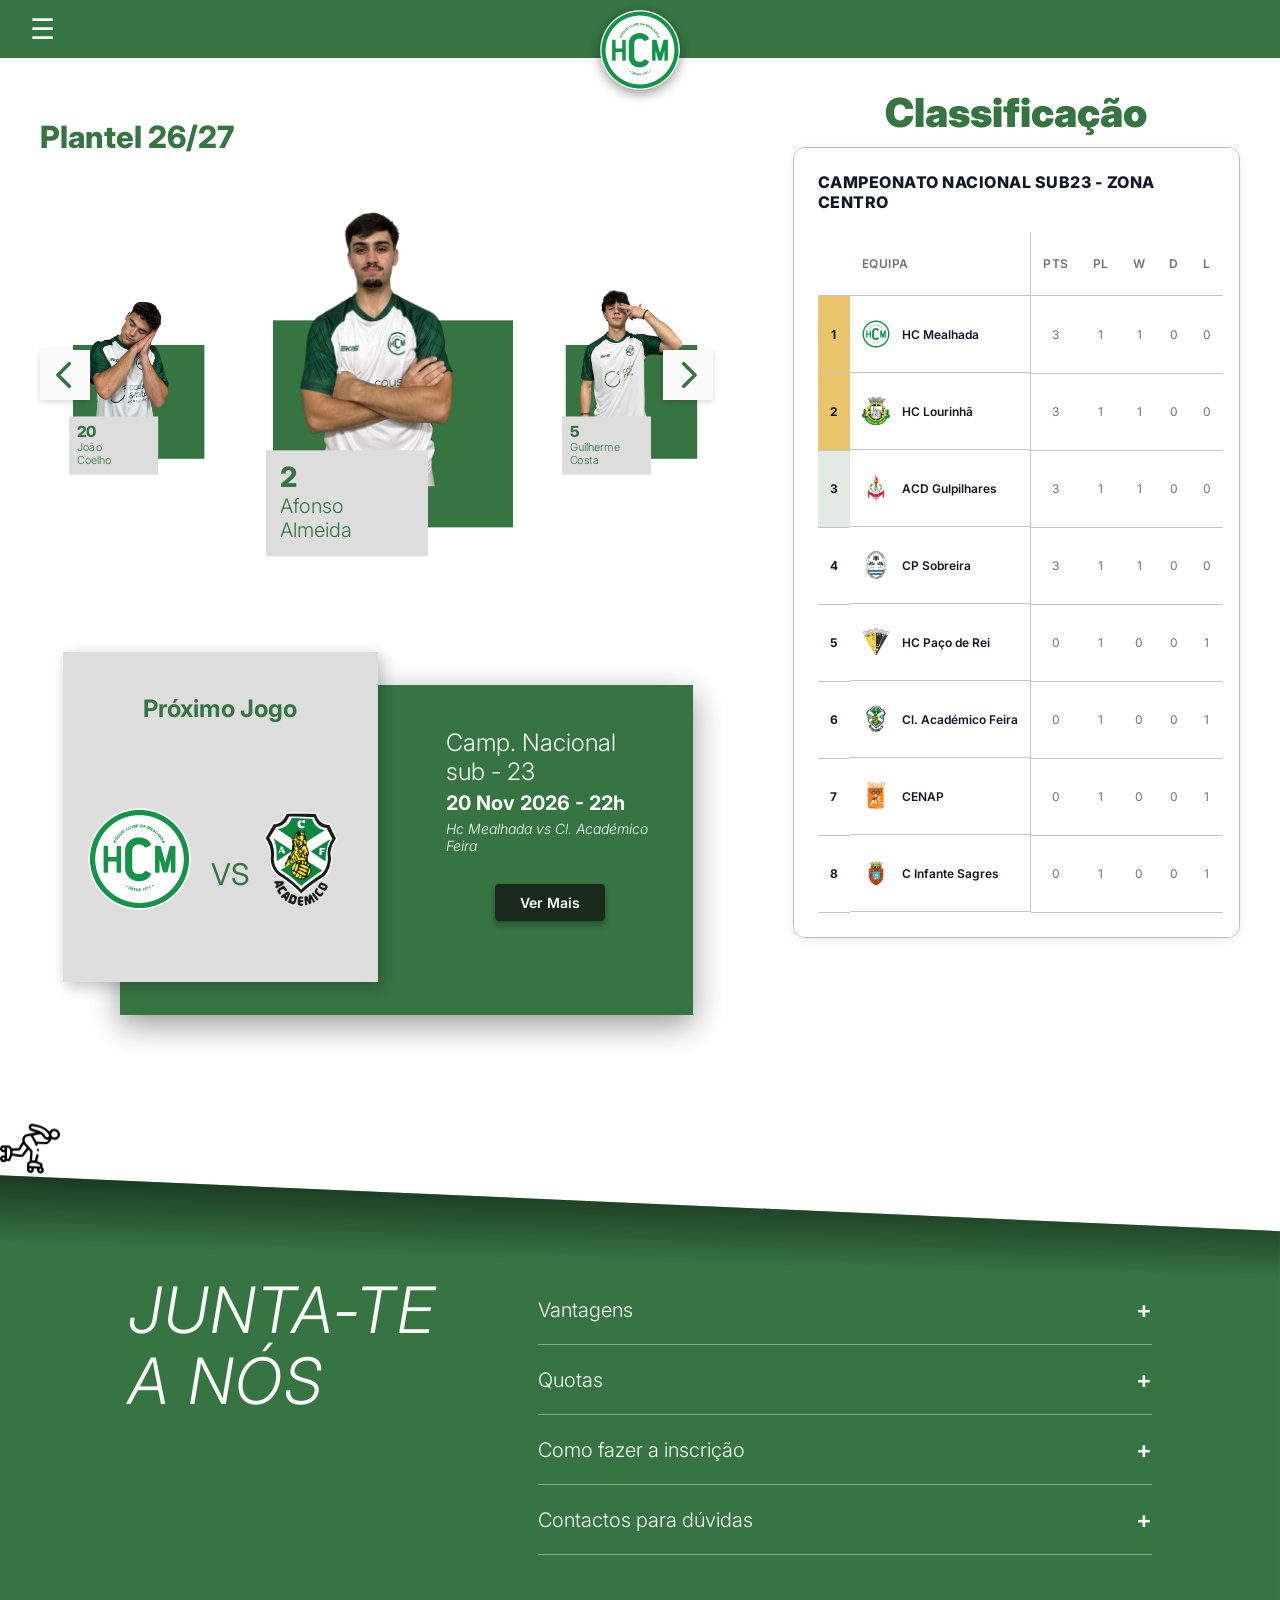
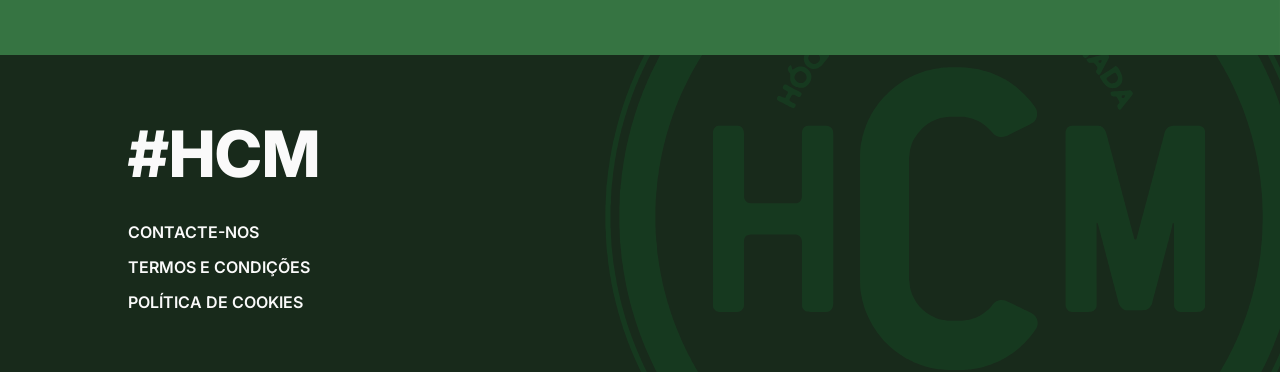
<file: index.html>
<!DOCTYPE html>
<html lang="pt-PT">
<head>
  <meta charset="UTF-8">
  <meta name="viewport" content="width=device-width, initial-scale=1.0">
  <title>HC Mealhada - Home</title>
  <link rel="preconnect" href="https://fonts.googleapis.com">
  <link rel="preconnect" href="https://fonts.gstatic.com" crossorigin>
  <link href="https://fonts.googleapis.com/css2?family=Inter:ital,wght@0,300;0,400;0,600;0,700;0,800&display=swap" rel="stylesheet">
  <link rel="stylesheet" href="css/general.css">
  <link rel="stylesheet" href="css/header.css">
  <link rel="stylesheet" href="css/footer.css">
  <link rel="stylesheet" href="css/home.css">
</head>
<body>

  <header>
    <button class="menu-icon" aria-expanded="false" aria-controls="side-menu">&#9776;</button>
    <a href="index.html"><img src="images/logo-hcm-white.svg" alt="HC Mealhada logo" class="club-logo"></a>
  </header>
  <nav class="side-menu" id="side-menu" aria-hidden="true">
    <div class="side-menu-top">
      <a href="index.html"><img src="images/logo-hcm-white.svg" alt="HC Mealhada logo" class="side-menu-logo"></a>
      <button class="side-menu-close">
        Fechar <span aria-hidden="true">&#10005;</span>
      </button>
    </div>
    <ul class="side-menu-links">
      <li>
        <a href="index.html">Página Principal <svg viewBox="0 0 24 24" aria-hidden="true"><polyline points="9 6 15 12 9 18"></polyline></svg>
        </a>
      </li>
      <li>
        <a href="games.html">Resultados e Jogos <svg viewBox="0 0 24 24" aria-hidden="true"><polyline points="9 6 15 12 9 18"></polyline></svg>
        </a>
      </li>
      <li>
        <a href="pageApi.html">Cão do Dia <svg viewBox="0 0 24 24" aria-hidden="true"><polyline points="9 6 15 12 9 18"></polyline></svg>
        </a>
      </li>
    </ul>
  </nav>

  <main class="main-container">
    <section id="squad-container">
      <h1>Plantel 26/27</h1>

      <div class="carousel">
        <button class="carousel-btn prev">
          <svg viewBox="0 0 24 24" aria-hidden="true"><polyline points="15 4 7 12 15 20"></polyline></svg>
        </button>

        <ul class="carousel-track">
          <li class="player-card">
            <div class="player-photo">
              <img src="images/squad/Coelho.webp" alt="João Coelho" class="photo-main">
              <img src="images/squad/CoelhoS2.webp" alt="" class="photo-alt">
            </div>
            <div class="player-info">
              <span class="player-number">20</span>
              <p class="player-name">João <br>Coelho</p>
            </div>
          </li>
          <li class="player-card">
            <div class="player-photo">
              <img src="images/squad/Afonso.webp" alt="Afonso Almeida" class="photo-main">
              <img src="images/squad/AfonsoS2.webp" alt="" class="photo-alt">
            </div>
            <div class="player-info">
              <span class="player-number">2</span>
              <p class="player-name">Afonso <br>Almeida</p>
            </div>
          </li>
          <li class="player-card">
            <div class="player-photo">
              <img src="images/squad/Guilherme.webp" alt="Guilherme" class="photo-main">
              <img src="images/squad/GuilhermeS2.webp" alt="" class="photo-alt">
            </div>
            <div class="player-info">
              <span class="player-number">5</span>
              <p class="player-name">Guilherme <br>Costa </p>
            </div>
          </li>
          <li class="player-card">
            <div class="player-photo">
              <img src="images/squad/Loureiro.webp" alt="Loureiro" class="photo-main">
              <img src="images/squad/LoureiroS2.webp" alt="" class="photo-alt">
            </div>
            <div class="player-info">
              <span class="player-number">1</span>
              <p class="player-name">Henrique <br>Loureiro</p>
            </div>
          </li>
          <li class="player-card">
            <div class="player-photo">
              <img src="images/squad/Lucas.webp" alt="Lucas" class="photo-main">
              <img src="images/squad/LucasS2.webp" alt="" class="photo-alt">
            </div>
            <div class="player-info">
              <span class="player-number">78</span>
              <p class="player-name">Lucas <br>Pedro</p>
            </div>
          </li>
          <li class="player-card">
            <div class="player-photo">
              <img src="images/squad/Martim.webp" alt="Martim" class="photo-main">
              <img src="images/squad/MartimS2.webp" alt="" class="photo-alt">
            </div>
            <div class="player-info">
              <span class="player-number">12</span>
              <p class="player-name">Martim <br>Faria</p>
            </div>
          </li>
          <li class="player-card">
            <div class="player-photo">
              <img src="images/squad/Matias.webp" alt="Matias" class="photo-main">
              <img src="images/squad/MatiasS2.webp" alt="" class="photo-alt">
            </div>
            <div class="player-info">
              <span class="player-number">3</span>
              <p class="player-name">Tomás <br>Matias</p>
            </div>
          </li>
          <li class="player-card">
            <div class="player-photo">
              <img src="images/squad/Ribeiro.webp" alt="Ribeiro" class="photo-main">
              <img src="images/squad/RibeiroS2.webp" alt="" class="photo-alt">
            </div>
            <div class="player-info">
              <span class="player-number">10</span>
              <p class="player-name">Tomás<br>Ribeiro</p>
            </div>
          </li>
          <li class="player-card">
            <div class="player-photo">
              <img src="images/squad/Selas.webp" alt="Selas" class="photo-main">
              <img src="images/squad/SelasS2.webp" alt="" class="photo-alt">
            </div>
            <div class="player-info">
              <span class="player-number">4</span>
              <p class="player-name">Henrique <br>Selas</p>
            </div>
          </li>
        </ul>

        <button class="carousel-btn next">
          <svg viewBox="0 0 24 24" aria-hidden="true"><polyline points="9 4 17 12 9 20"></polyline></svg>
        </button>
      </div>
    </section>
    <section id="nxtMatch-container">
      <div class="games-container">
          <h1>Próximo Jogo</h1>
          <div class="teams-wrapper">
          <img src="images/logo-hcm-white.svg" alt="HC Mealhada logo" class="gamelogos">
          <p>VS</p>
          <img src="images/opponents/feira.webp" alt="Cl. Académico logo" class="gamelogos">
        </div>
      </div>
      <div class="infoGames-container">
        <p>Camp. Nacional sub - 23</p>
        <p>20 Nov 2026 -  22h</p>
        <p>Hc Mealhada vs Cl. Académico Feira</p>
        <a href="games.html" class="btn">Ver Mais</a>
      </div>
    </section>
    <section id="stands-container">
      <h1>Classificação</h1>
      <div class="standings-container">
      <h3>Campeonato Nacional Sub23 - Zona Centro</h3>
      <table>
        <thead>
          <tr>
            <th></th>
            <th>EQUIPA</th>
            <th>PTS</th>
            <th>PL</th>
            <th>W</th>
            <th>D</th>
            <th>L</th>
          </tr>
        </thead>
        <tbody>
          <tr class="highlight-gold">
            <td class="position">1</td>
            <td class="team-info">
              <img src="images/logo-hcm-white.svg" alt="HC Mealhada logo">
              <span>HC Mealhada</span>
            </td>
            <td>3</td>
            <td>1</td>
            <td>1</td>
            <td>0</td>
            <td>0</td>
          </tr>
          <tr class="highlight-gold">
            <td class="position">2</td>
            <td class="team-info">
              <img src="images/opponents/lorinha.webp" alt="HC Lourinhã logo">
              <span>HC Lourinhã</span>
            </td>
            <td>3</td>
            <td>1</td>
            <td>1</td>
            <td>0</td>
            <td>0</td>
          </tr>
          <tr class="highlight-green">
            <td class="position">3</td>
            <td class="team-info">
              <img src="images/opponents/gulpilhares.webp" alt="ACD Gulpilhares logo">
              <span>ACD Gulpilhares</span>
            </td>
            <td>3</td>
            <td>1</td>
            <td>1</td>
            <td>0</td>
            <td>0</td>
          </tr>
          <tr>
            <td class="position">4</td>
            <td class="team-info">
              <img src="images/opponents/cp_sobreira_300.webp" alt="CP Sobreira logo">
              <span>CP Sobreira</span>
            </td>
            <td>3</td>
            <td>1</td>
            <td>1</td>
            <td>0</td>
            <td>0</td>
          </tr>
          <tr>
            <td class="position">5</td>
            <td class="team-info">
              <img src="images/opponents/hc_paco_de_rei_300.webp" alt="HC Paço de Arcos logo">
              <span>HC Paço de Rei</span>
            </td>
            <td>0</td>
            <td>1</td>
            <td>0</td>
            <td>0</td>
            <td>1</td>
          </tr>
          <tr>
            <td class="position">6</td>
            <td class="team-info">
              <img src="images/opponents/feira.webp" alt="Cl. Académico logo">
              <span>Cl. Académico Feira</span>
            </td>
            <td>0</td>
            <td>1</td>
            <td>0</td>
            <td>0</td>
            <td>1</td>
          </tr>
          <tr>
            <td class="position">7</td>
            <td class="team-info">
              <img src="images/opponents/cenap.webp" alt="CENAP logo">
              <span>CENAP</span>
            </td>
            <td>0</td>
            <td>1</td>
            <td>0</td>
            <td>0</td>
            <td>1</td>
          </tr>
          <tr>
            <td class="position">8</td>
            <td class="team-info">
              <img src="images/opponents/infante.webp" alt="C Infante Sagres logo">
              <span>C Infante Sagres</span>
            </td>
            <td>0</td>
            <td>1</td>
            <td>0</td>
            <td>0</td>
            <td>1</td>
          </tr>
        </tbody>
      </table>
    </div>
    </section>
    <section id="skate-container">
      <img src="images/icons/skates.svg" alt="Skater" id="skater-icon">
    </section>
    <section id="joinUs-container">
      <h2>JUNTA-TE <span class="break-text">A NÓS</span></h2> 
      <div class="join-options">
        <h3>Vantagens</h3>
        <p id="advantages-text" >Fazer parte do Hóquei Clube da Mealhada é integrar uma grande família unida pela paixão do hóquei em patins. Beneficia de uma formação desportiva de excelência, acompanhamento técnico especializado e de um espírito de equipa único que promove um estilo de vida saudável, a entreajuda e o amor pela modalidade.</p>
        <h3>Quotas</h3>
        <p id="quotas-text" >As quotas de sócio e atleta asseguram a sustentabilidade do clube e o desenvolvimento das nossas equipas. Contribuem diretamente para a manutenção das infraestruturas, aquisição de equipamento de proteção e apoio logístico nas deslocações para os jogos do campeonato.</p>
        <h3>Como fazer a inscrição</h3>
        <p id="regist-text" >Para efetuar a tua inscrição no clube, deves preencher a ficha de registo online ou descarregá-la para entregar presencialmente na secretaria. Junta os documentos necessários, como o exame médico desportivo e uma fotografia, e junta-te a nós.</p>
        <h3>Contactos para dúvidas</h3>
        <p id="contacts-text" >Tens alguma dúvida sobre os horários dos treinos, equipamentos ou processos de inscrição? Podes entrar em contacto connosco por: Telm: +351 912 345 678 Email: geral@hcmealhada.pt QEstamos sempre disponíveis para ajudar e esclarecer todas as tuas questões!</p>
      </div>
    </section>
  </main>

  <footer>
  <div class="footer-content">
    <div class="footer-brand">#HCM</div>
    <ul class="footer-links">
      <li><a href="#">CONTACTE-NOS</a></li>
      <li><a href="#">TERMOS E CONDIÇÕES</a></li>
      <li><a href="#">POLÍTICA DE COOKIES</a></li>
    </ul>
  </div>
  <img src="images/logo-hcm.svg" alt="HC Mealhada logo" class="club-logo">
</footer>

  <script src="js/main.js"></script>
  <script src="js/home.js"></script>
</body>
</html>
</file>
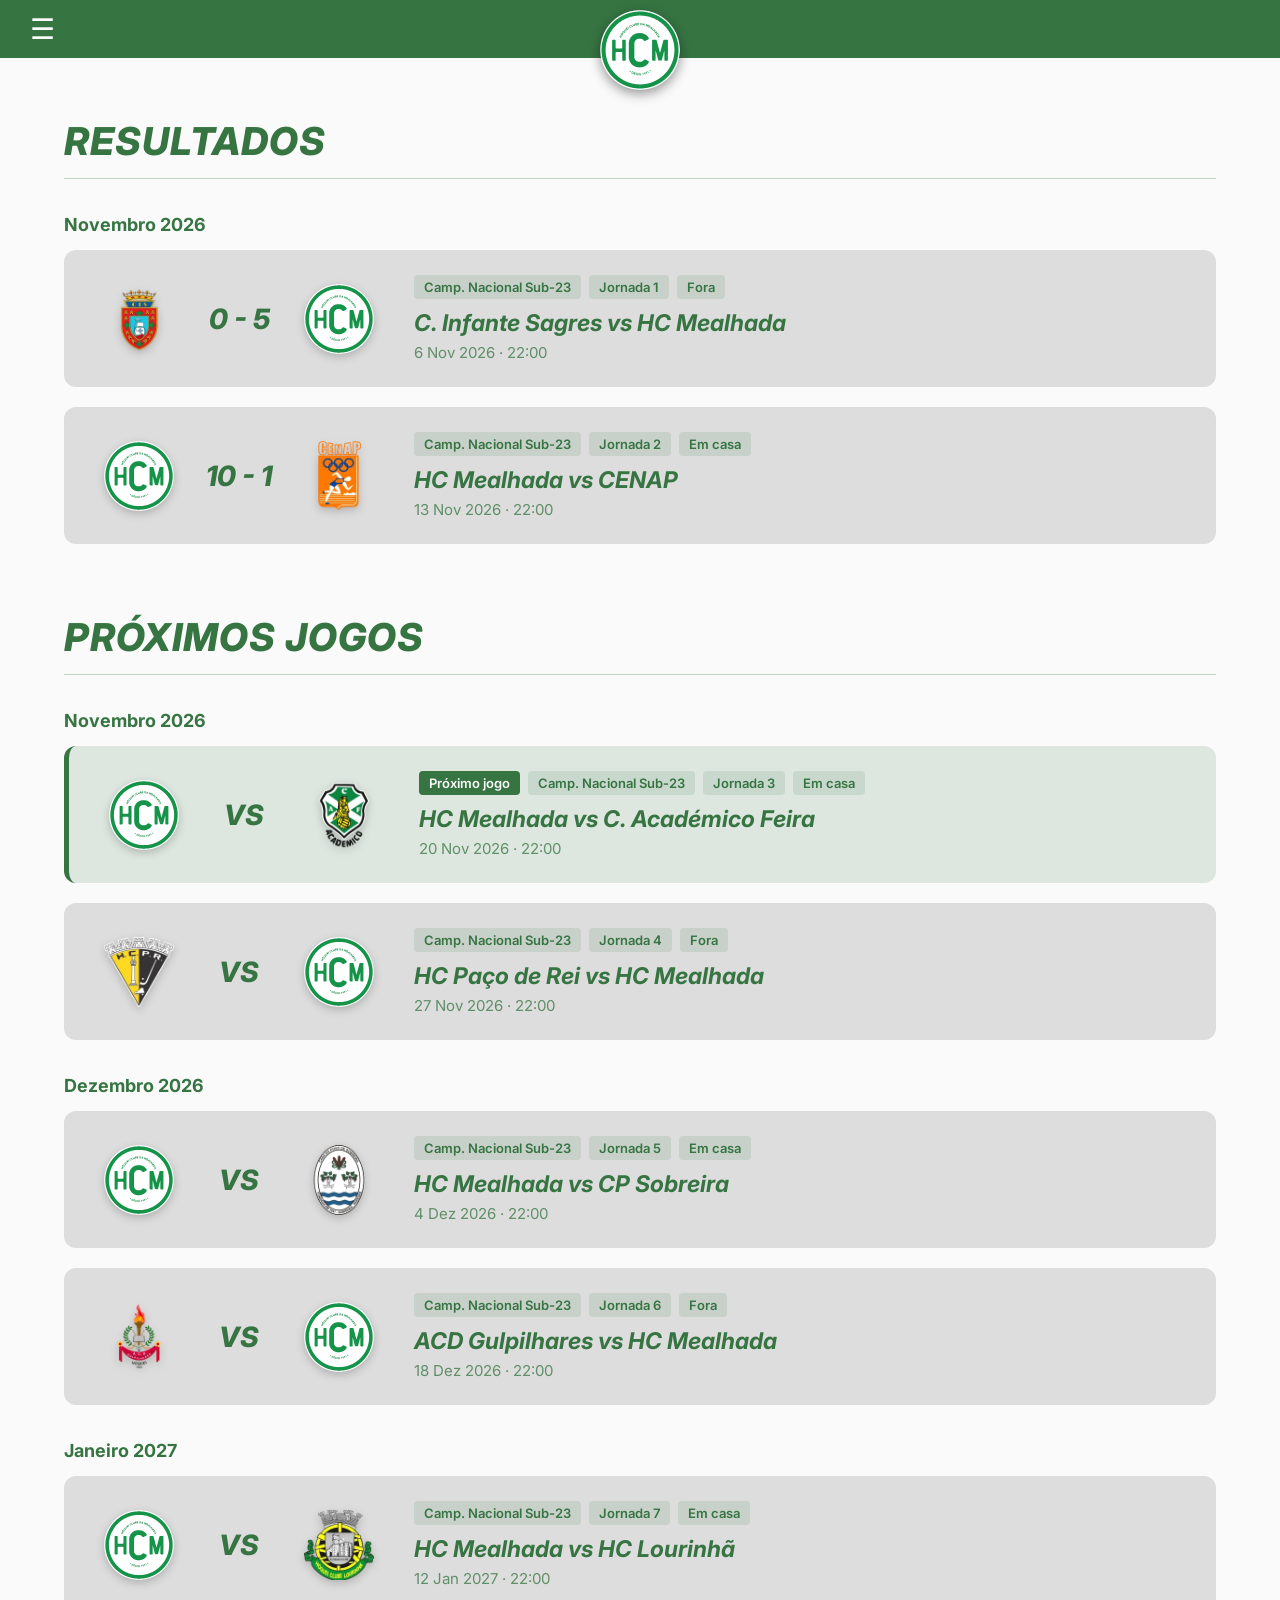
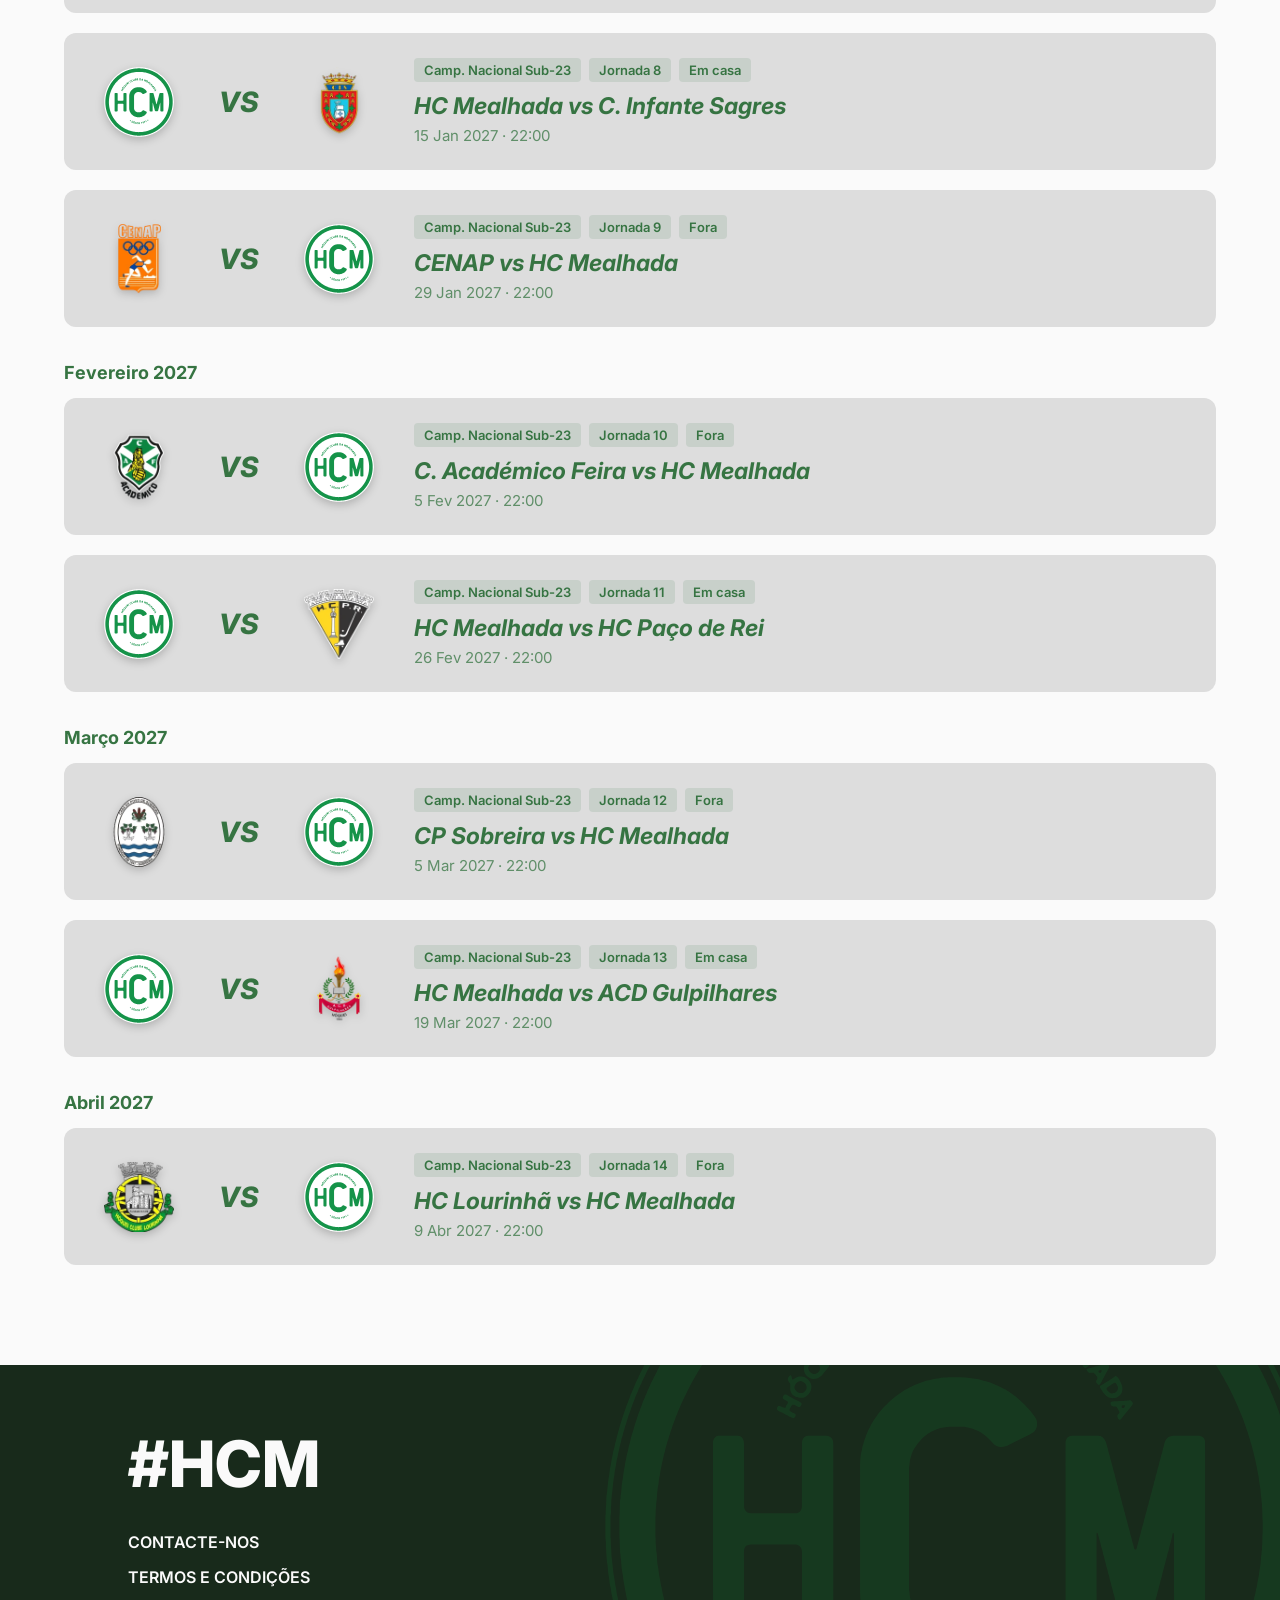
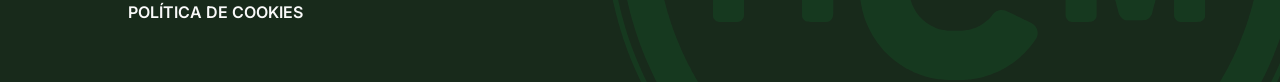
<file: games.html>
<!DOCTYPE html>
<html lang="en">
<head>
  <meta charset="UTF-8">
  <meta name="viewport" content="width=device-width, initial-scale=1.0">
  <title>HC Mealhada - Games</title>
  <link rel="preconnect" href="https://fonts.googleapis.com">
  <link rel="preconnect" href="https://fonts.gstatic.com" crossorigin>
  <link href="https://fonts.googleapis.com/css2?family=Inter:ital,wght@0,300;0,400;0,600;0,700;0,800&display=swap" rel="stylesheet">
  <link rel="stylesheet" href="css/general.css">
  <link rel="stylesheet" href="css/header.css">
  <link rel="stylesheet" href="css/footer.css">
  <link rel="stylesheet" href="css/games.css">
</head>
<body>

  <header>
    <button class="menu-icon" aria-expanded="false" aria-controls="side-menu">&#9776;</button>
    <a href="index.html"><img src="images/logo-hcm-white.svg" alt="HC Mealhada logo" class="club-logo"></a>
  </header>
  <nav class="side-menu" id="side-menu" aria-hidden="true">
    <div class="side-menu-top">
      <a href="index.html"><img src="images/logo-hcm-white.svg" alt="HC Mealhada logo" class="side-menu-logo"></a>
      <button class="side-menu-close">
        Fechar <span aria-hidden="true">&#10005;</span>
      </button>
    </div>
    <ul class="side-menu-links">
      <li>
        <a href="index.html">Página Principal <svg viewBox="0 0 24 24" aria-hidden="true"><polyline points="9 6 15 12 9 18"></polyline></svg>
        </a>
      </li>
      <li>
        <a href="games.html">Resultados e Jogos <svg viewBox="0 0 24 24" aria-hidden="true"><polyline points="9 6 15 12 9 18"></polyline></svg>
        </a>
      </li>
      <li>
        <a href="pageApi.html">Cão do Dia <svg viewBox="0 0 24 24" aria-hidden="true"><polyline points="9 6 15 12 9 18"></polyline></svg>
        </a>
      </li>
    </ul>
  </nav>

  <main class="games-page">

    <section class="games-section">
      <h2 class="games-title">Resultados</h2>

      <h3 class="games-month">Novembro 2026</h3>

      <article class="game-card">
        <div class="game-teams">
          <img src="images/opponents/infante.webp" alt="C. Infante Sagres logo">
          <span class="game-score">0 - 5</span>
          <img src="images/logo-hcm-white.svg" alt="HC Mealhada logo">
        </div>
        <div class="game-info">
          <div class="game-tags">
            <span class="tag">Camp. Nacional Sub-23</span>
            <span class="tag">Jornada 1</span>
            <span class="tag">Fora</span>
          </div>
          <h4>C. Infante Sagres vs HC Mealhada</h4>
          <p class="game-date"><time datetime="2026-11-06T22:00">6 Nov 2026 · 22:00</time></p>
        </div>
      </article>

      <article class="game-card">
        <div class="game-teams">
          <img src="images/logo-hcm-white.svg" alt="HC Mealhada logo">
          <span class="game-score">10 - 1</span>
          <img src="images/opponents/cenap.webp" alt="CENAP logo">
        </div>
        <div class="game-info">
          <div class="game-tags">
            <span class="tag">Camp. Nacional Sub-23</span>
            <span class="tag">Jornada 2</span>
            <span class="tag">Em casa</span>
          </div>
          <h4>HC Mealhada vs CENAP</h4>
          <p class="game-date"><time datetime="2026-11-13T22:00">13 Nov 2026 · 22:00</time></p>
        </div>
      </article>
    </section>

    <section class="games-section">
      <h2 class="games-title">Próximos Jogos</h2>

      <h3 class="games-month">Novembro 2026</h3>

      <article class="game-card next-game">
        <div class="game-teams">
          <img src="images/logo-hcm-white.svg" alt="HC Mealhada logo">
          <span class="game-vs">VS</span>
          <img src="images/opponents/feira.webp" alt="C. Académico Feira logo">
        </div>
        <div class="game-info">
          <div class="game-tags">
            <span class="tag tag-highlight">Próximo jogo</span>
            <span class="tag">Camp. Nacional Sub-23</span>
            <span class="tag">Jornada 3</span>
            <span class="tag">Em casa</span>
          </div>
          <h4>HC Mealhada vs C. Académico Feira</h4>
          <p class="game-date"><time datetime="2026-11-20T22:00">20 Nov 2026 · 22:00</time></p>
        </div>
      </article>

      <article class="game-card">
        <div class="game-teams">
          <img src="images/opponents/hc_paco_de_rei_300.webp" alt="HC Paço de Rei logo">
          <span class="game-vs">VS</span>
          <img src="images/logo-hcm-white.svg" alt="HC Mealhada logo">
        </div>
        <div class="game-info">
          <div class="game-tags">
            <span class="tag">Camp. Nacional Sub-23</span>
            <span class="tag">Jornada 4</span>
            <span class="tag">Fora</span>
          </div>
          <h4>HC Paço de Rei vs HC Mealhada</h4>
          <p class="game-date"><time datetime="2026-11-27T22:00">27 Nov 2026 · 22:00</time></p>
        </div>
      </article>

      <h3 class="games-month">Dezembro 2026</h3>

      <article class="game-card">
        <div class="game-teams">
          <img src="images/logo-hcm-white.svg" alt="HC Mealhada logo">
          <span class="game-vs">VS</span>
          <img src="images/opponents/cp_sobreira_300.webp" alt="CP Sobreira logo">
        </div>
        <div class="game-info">
          <div class="game-tags">
            <span class="tag">Camp. Nacional Sub-23</span>
            <span class="tag">Jornada 5</span>
            <span class="tag">Em casa</span>
          </div>
          <h4>HC Mealhada vs CP Sobreira</h4>
          <p class="game-date"><time datetime="2026-12-04T22:00">4 Dez 2026 · 22:00</time></p>
        </div>
      </article>

      <article class="game-card">
        <div class="game-teams">
          <img src="images/opponents/gulpilhares.webp" alt="ACD Gulpilhares logo">
          <span class="game-vs">VS</span>
          <img src="images/logo-hcm-white.svg" alt="HC Mealhada logo">
        </div>
        <div class="game-info">
          <div class="game-tags">
            <span class="tag">Camp. Nacional Sub-23</span>
            <span class="tag">Jornada 6</span>
            <span class="tag">Fora</span>
          </div>
          <h4>ACD Gulpilhares vs HC Mealhada</h4>
          <p class="game-date"><time datetime="2026-12-18T22:00">18 Dez 2026 · 22:00</time></p>
        </div>
      </article>

      <h3 class="games-month">Janeiro 2027</h3>

      <article class="game-card">
        <div class="game-teams">
          <img src="images/logo-hcm-white.svg" alt="HC Mealhada logo">
          <span class="game-vs">VS</span>
          <img src="images/opponents/lorinha.webp" alt="HC Lourinhã logo">
        </div>
        <div class="game-info">
          <div class="game-tags">
            <span class="tag">Camp. Nacional Sub-23</span>
            <span class="tag">Jornada 7</span>
            <span class="tag">Em casa</span>
          </div>
          <h4>HC Mealhada vs HC Lourinhã</h4>
          <p class="game-date"><time datetime="2027-01-12T22:00">12 Jan 2027 · 22:00</time></p>
        </div>
      </article>

      <article class="game-card">
        <div class="game-teams">
          <img src="images/logo-hcm-white.svg" alt="HC Mealhada logo">
          <span class="game-vs">VS</span>
          <img src="images/opponents/infante.webp" alt="C. Infante Sagres logo">
        </div>
        <div class="game-info">
          <div class="game-tags">
            <span class="tag">Camp. Nacional Sub-23</span>
            <span class="tag">Jornada 8</span>
            <span class="tag">Em casa</span>
          </div>
          <h4>HC Mealhada vs C. Infante Sagres</h4>
          <p class="game-date"><time datetime="2027-01-15T22:00">15 Jan 2027 · 22:00</time></p>
        </div>
      </article>

      <article class="game-card">
        <div class="game-teams">
          <img src="images/opponents/cenap.webp" alt="CENAP logo">
          <span class="game-vs">VS</span>
          <img src="images/logo-hcm-white.svg" alt="HC Mealhada logo">
        </div>
        <div class="game-info">
          <div class="game-tags">
            <span class="tag">Camp. Nacional Sub-23</span>
            <span class="tag">Jornada 9</span>
            <span class="tag">Fora</span>
          </div>
          <h4>CENAP vs HC Mealhada</h4>
          <p class="game-date"><time datetime="2027-01-29T22:00">29 Jan 2027 · 22:00</time></p>
        </div>
      </article>

      <h3 class="games-month">Fevereiro 2027</h3>

      <article class="game-card">
        <div class="game-teams">
          <img src="images/opponents/feira.webp" alt="C. Académico Feira logo">
          <span class="game-vs">VS</span>
          <img src="images/logo-hcm-white.svg" alt="HC Mealhada logo">
        </div>
        <div class="game-info">
          <div class="game-tags">
            <span class="tag">Camp. Nacional Sub-23</span>
            <span class="tag">Jornada 10</span>
            <span class="tag">Fora</span>
          </div>
          <h4>C. Académico Feira vs HC Mealhada</h4>
          <p class="game-date"><time datetime="2027-02-05T22:00">5 Fev 2027 · 22:00</time></p>
        </div>
      </article>

      <article class="game-card">
        <div class="game-teams">
          <img src="images/logo-hcm-white.svg" alt="HC Mealhada logo">
          <span class="game-vs">VS</span>
          <img src="images/opponents/hc_paco_de_rei_300.webp" alt="HC Paço de Rei logo">
        </div>
        <div class="game-info">
          <div class="game-tags">
            <span class="tag">Camp. Nacional Sub-23</span>
            <span class="tag">Jornada 11</span>
            <span class="tag">Em casa</span>
          </div>
          <h4>HC Mealhada vs HC Paço de Rei</h4>
          <p class="game-date"><time datetime="2027-02-26T22:00">26 Fev 2027 · 22:00</time></p>
        </div>
      </article>

      <h3 class="games-month">Março 2027</h3>

      <article class="game-card">
        <div class="game-teams">
          <img src="images/opponents/cp_sobreira_300.webp" alt="CP Sobreira logo">
          <span class="game-vs">VS</span>
          <img src="images/logo-hcm-white.svg" alt="HC Mealhada logo">
        </div>
        <div class="game-info">
          <div class="game-tags">
            <span class="tag">Camp. Nacional Sub-23</span>
            <span class="tag">Jornada 12</span>
            <span class="tag">Fora</span>
          </div>
          <h4>CP Sobreira vs HC Mealhada</h4>
          <p class="game-date"><time datetime="2027-03-05T22:00">5 Mar 2027 · 22:00</time></p>
        </div>
      </article>

      <article class="game-card">
        <div class="game-teams">
          <img src="images/logo-hcm-white.svg" alt="HC Mealhada logo">
          <span class="game-vs">VS</span>
          <img src="images/opponents/gulpilhares.webp" alt="ACD Gulpilhares logo">
        </div>
        <div class="game-info">
          <div class="game-tags">
            <span class="tag">Camp. Nacional Sub-23</span>
            <span class="tag">Jornada 13</span>
            <span class="tag">Em casa</span>
          </div>
          <h4>HC Mealhada vs ACD Gulpilhares</h4>
          <p class="game-date"><time datetime="2027-03-19T22:00">19 Mar 2027 · 22:00</time></p>
        </div>
      </article>

      <h3 class="games-month">Abril 2027</h3>

      <article class="game-card">
        <div class="game-teams">
          <img src="images/opponents/lorinha.webp" alt="HC Lourinhã logo">
          <span class="game-vs">VS</span>
          <img src="images/logo-hcm-white.svg" alt="HC Mealhada logo">
        </div>
        <div class="game-info">
          <div class="game-tags">
            <span class="tag">Camp. Nacional Sub-23</span>
            <span class="tag">Jornada 14</span>
            <span class="tag">Fora</span>
          </div>
          <h4>HC Lourinhã vs HC Mealhada</h4>
          <p class="game-date"><time datetime="2027-04-09T22:00">9 Abr 2027 · 22:00</time></p>
        </div>
      </article>
    </section>

  </main>

  <footer>
  <div class="footer-content">
    <div class="footer-brand">#HCM</div>
    <ul class="footer-links">
      <li><a href="#">CONTACTE-NOS</a></li>
      <li><a href="#">TERMOS E CONDIÇÕES</a></li>
      <li><a href="#">POLÍTICA DE COOKIES</a></li>
    </ul>
  </div>
  <img src="images/logo-hcm.svg" alt="HC Mealhada logo" class="club-logo">
</footer>

  <script src="js/main.js"></script>
</body>
</html>
</file>
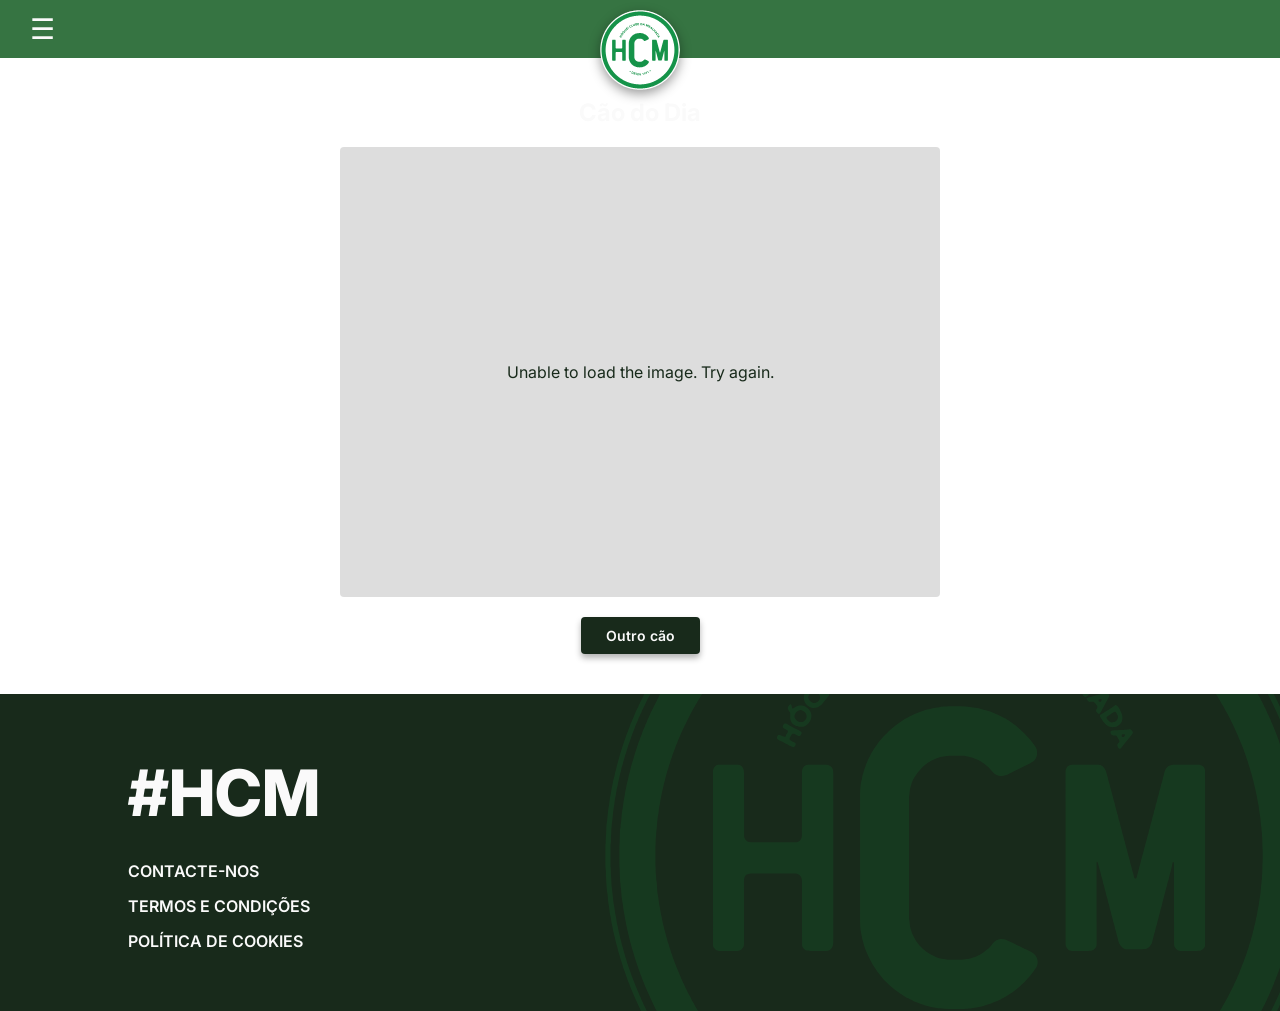
<file: pageApi.html>
<!DOCTYPE html>
<html lang="pt">
<head>
  <meta charset="UTF-8">
  <meta name="viewport" content="width=device-width, initial-scale=1.0">
  <title>HC Mealhada - Cão do Dia</title>
  <link rel="preconnect" href="https://fonts.googleapis.com">
  <link rel="preconnect" href="https://fonts.gstatic.com" crossorigin>
  <link href="https://fonts.googleapis.com/css2?family=Inter:ital,wght@0,300;0,400;0,600;0,700;0,800&display=swap" rel="stylesheet">
  <link rel="stylesheet" href="css/general.css">
  <link rel="stylesheet" href="css/header.css">
  <link rel="stylesheet" href="css/footer.css">
  <link rel="stylesheet" href="css/api.css">
</head>
<body>

  <header>
    <button class="menu-icon" aria-expanded="false" aria-controls="side-menu">&#9776;</button>
    <a href="index.html"><img src="images/logo-hcm-white.svg" alt="HC Mealhada logo" class="club-logo"></a>
  </header>
  <nav class="side-menu" id="side-menu" aria-hidden="true">
    <div class="side-menu-top">
      <a href="index.html"><img src="images/logo-hcm-white.svg" alt="HC Mealhada logo" class="side-menu-logo"></a>
      <button class="side-menu-close">
        Fechar <span aria-hidden="true">&#10005;</span>
      </button>
    </div>
    <ul class="side-menu-links">
      <li>
        <a href="index.html">Página Principal <svg viewBox="0 0 24 24" aria-hidden="true"><polyline points="9 6 15 12 9 18"></polyline></svg>
        </a>
      </li>
      <li>
        <a href="games.html">Resultados e Jogos <svg viewBox="0 0 24 24" aria-hidden="true"><polyline points="9 6 15 12 9 18"></polyline></svg>
        </a>
      </li>
      <li>
        <a href="pageApi.html">Cão do Dia <svg viewBox="0 0 24 24" aria-hidden="true"><polyline points="9 6 15 12 9 18"></polyline></svg>
        </a>
      </li>
    </ul>
  </nav>

  <main class="api-page">
    <h2>Cão do Dia</h2>
    <div class="dog-frame">
      <p id="dog-status">A carregar…</p>
      <img id="dog-image" alt="Foto aleatória de um cão" hidden>
    </div>
    <button id="dog-button" class="btn" type="button">Outro cão</button>
  </main>

  <footer>
  <div class="footer-content">
    <div class="footer-brand">#HCM</div>
    <ul class="footer-links">
      <li><a href="#">CONTACTE-NOS</a></li>
      <li><a href="#">TERMOS E CONDIÇÕES</a></li>
      <li><a href="#">POLÍTICA DE COOKIES</a></li>
    </ul>
  </div>
  <img src="images/logo-hcm.svg" alt="HC Mealhada logo" class="club-logo">
</footer>

  <script src="js/main.js"></script>
  <script src="js/api.js"></script>
</body>
</html>
</file>
<file: css/general.css>
:root {
  --primary-green: #367442;
  --secondary-green: #182A1B;
  --white: #fafafa;
  --primary-gray: #dddddd;
}

* {
  box-sizing: border-box;
  margin: 0;
  padding: 0;
  font-family: 'Inter', sans-serif;
}

body {
  color: var(--white);
  min-height: 100vh;
  min-height: 100dvh;
  display: flex;
  flex-direction: column;
}

main {
  flex: 1;
}

.btn {
  display: inline-block;
  background-color: var(--secondary-green);
  color: var(--white);
  text-decoration: none;
  padding: 10px 25px;
  border: none;
  border-radius: 4px;
  font-family: inherit;
  font-weight: 600;
  font-size: 14px;
  box-shadow: 0 4px 6px rgba(0, 0, 0, 0.3);
  cursor: pointer;
  transition: opacity 0.3s ease;
}

.btn:hover {
  opacity: 0.8;
}

.btn:disabled {
  opacity: 0.5;
  cursor: wait;
}
</file>
<file: css/header.css>
header {
  background-color: var(--primary-green);
  align-items: center;
  padding: 15px 30px;
  position: relative;

  img{
    width: 80px;
    height: auto;
    position: absolute;
    left: 50vw;
    top: 10px;
    transform: translateX(-50%);
    filter: drop-shadow(0px 4px 6px rgba(0, 0, 0, 0.4));
  }
}

.menu-icon {
  background: none;
  border: none;
  color: var(--white);
  font-size: 28px;
  line-height: 1;
  cursor: pointer;
  transition: opacity 0.3s ease;
}

.menu-icon:hover {
  opacity: 0.7;
}

.side-menu {
  position: fixed;
  inset: 0;
  z-index: 100;
  background-color: var(--primary-green);
  padding: 25px 5vw;
  overflow-y: auto;
  transform: translateX(-100%);
  visibility: hidden;
  transition: transform 0.5s cubic-bezier(0.65, 0, 0.35, 1), visibility 0s linear 0.5s;
}

.side-menu.open {
  transform: translateX(0);
  visibility: visible;
  transition: transform 0.5s cubic-bezier(0.65, 0, 0.35, 1), visibility 0s;
}

.side-menu-top {
  display: flex;
  justify-content: space-between;
  align-items: flex-start;
  margin-bottom: 60px;
}

.side-menu-logo {
  width: 80px;
  height: auto;
  filter: drop-shadow(0px 4px 6px rgba(0, 0, 0, 0.4));
}

.side-menu-close {
  display: flex;
  align-items: center;
  gap: 12px;
  background: none;
  border: none;
  color: var(--white);
  font-size: 16px;
  font-weight: 800;
  text-transform: uppercase;
  cursor: pointer;
  transition: opacity 0.3s ease;
}

.side-menu-close span {
  font-size: 22px;
}

.side-menu-close:hover {
  opacity: 0.7;
}

.side-menu-links {
  list-style: none;
}

.side-menu-links a {
  display: flex;
  justify-content: space-between;
  align-items: center;
  max-width: 500px;
  padding: 14px 0;
  color: rgba(250, 250, 250, 0.6);
  text-decoration: none;
  font-size: clamp(20px, 2.5vw, 32px);
  font-weight: 800;
  text-transform: uppercase;
  transition: color 0.3s ease;
}

.side-menu-links a:hover {
  color: var(--white);
}

.side-menu-links svg {
  width: 20px;
  height: 20px;
  flex-shrink: 0;
  fill: none;
  stroke: currentColor;
  stroke-width: 2.5;
  stroke-linecap: round;
  stroke-linejoin: round;
}

body.menu-open {
  overflow: hidden;
}

@media (max-width: 855px) {
  .side-menu-logo {
    width: 60px;
  }

  .side-menu-top {
    margin-bottom: 40px;
  }
}
</file>
<file: css/footer.css>
footer {
  background-color: var(--secondary-green);
  padding: 60px 10vw;
  width: 100%;
  position: relative;
  overflow: hidden; 
}

.footer-content {
  position: relative;
  z-index: 2;
  display: flex;
  flex-direction: column;
  gap: 30px;
}

.footer-brand {
  font-weight: 800;
  font-size: clamp(40px, 5vw, 80px);
  color: var(--white);
}

.footer-links {
  list-style: none;
  display: flex;
  flex-direction: column;
  gap: 15px;
}

.footer-links a {
  text-decoration: none;
  color: #fafafa;
  font-weight: 600;
  font-size: 16px;
  transition: opacity 0.3s ease;
}

.footer-links a:hover {
  opacity: 0.7;
}

footer img.club-logo {
  width: 80vw;
  max-width: 900px;
  height: auto;
  position: absolute;
  right: -10vw;
  top: 50%;
  transform: translateY(-50%); 
  opacity: 0.15;
  pointer-events: none;
  z-index: 1;
}

/* media queries ----------------------------------------------------------------------------------*/
@media (max-width: 855px) {
  footer {
    padding: 20px 10vw;
  }
  footer img.club-logo {
    width: 80vw;
    top: 20vw;
    right: -25vw;
  }
  .footer-links a {
    font-size: 12px;
  }
  .footer-brand {
    font-size: clamp(18px, 8vw, 40px);
  }
}
</file>
<file: css/home.css>
.main-container{
  display: grid;
  grid-template-columns: 1fr 0.7fr;
  grid-template-areas: "Squad Stands"
  "Squad Stands"
  "NxtMatch Stands"
  "Skate Skate"
  "JoinUs JoinUs";
}

/* squad section --------------------------------------------------------------------------------------------*/
#squad-container{
  grid-area: Squad;
  padding: 60px 40px;
  overflow: hidden;
}

#squad-container h1 {
  color: var(--primary-green);
  font-size: clamp(22px, 2.4vw, 34px);
  font-weight: 800;
  margin-bottom: 30px;
}

.carousel {
  display: flex;
  align-items: center;
  justify-content: center;
  gap: 30px;
}

.carousel-btn {
  flex: 0 0 auto;
  position: relative;
  z-index: 5;
  display: flex;
  align-items: center;
  justify-content: center;
  background-color: var(--white);
  border: none;
  cursor: pointer;
  padding: 8px;
  box-shadow: 0 2px 6px rgba(0, 0, 0, 0.15);
  transition: opacity 0.3s ease;
}

.carousel-btn svg {
  width: 34px;
  height: 34px;
  fill: none;
  stroke: var(--primary-green);
  stroke-width: 2.5;
  stroke-linecap: round;
  stroke-linejoin: round;
}

.carousel-btn:hover {
  opacity: 0.6;
}

.carousel-track {
  list-style: none;
  flex: 1;
  max-width: 640px;
  position: relative;
  height: 380px;
}

.player-card {
  --x: 0%;
  --s: 1;
  position: absolute;
  top: 50%;
  left: 50%;
  width: 220px;
  transform: translate(-50%, -50%) translateX(var(--x)) scale(var(--s));
  opacity: 1;
  z-index: 1;
  transition: transform 0.6s cubic-bezier(0.65, 0, 0.35, 1), opacity 0.6s ease;
}

.player-card.active { --x: 0%;    --s: 1;    z-index: 3; }
.player-card.prev   { --x: -112%; --s: 0.55; z-index: 2; }
.player-card.next   { --x: 112%;  --s: 0.55; z-index: 2; }

.player-card.prev2 { --x: -175%; --s: 0.45; opacity: 0; pointer-events: none; z-index: 1; }
.player-card.next2 { --x: 175%;  --s: 0.45; opacity: 0; pointer-events: none; z-index: 1; }

.player-card.far-left  { --x: -240%; --s: 0.4; opacity: 0; pointer-events: none; }
.player-card.far-right { --x: 240%;  --s: 0.4; opacity: 0; pointer-events: none; }

.player-card::before {
  content: "";
  position: absolute;
  top: 35%;
  left: 3%;
  right: -12%;
  bottom: 8%;
  background-color: var(--primary-green);
  z-index: 0;
}

.player-photo {
  position: relative;
  z-index: 1;
  aspect-ratio: 3 / 4;
}

.player-photo img {
  position: absolute;
  inset: 0;
  width: 100%;
  height: 100%;
  object-fit: contain;
  object-position: bottom;
  transition: opacity 0.4s ease;
}

.photo-alt {
  opacity: 0;
}

.player-card.active:hover .photo-main {
  opacity: 0;
}

.player-card.active:hover .photo-alt {
  opacity: 1;
}

.player-info {
  position: relative;
  z-index: 2;
  width: 162px;
  margin-top: -36px;
  padding: 10px 14px 14px;
  background-color: var(--primary-gray);
  color: var(--primary-green);
}

.player-number {
  display: block;
  font-weight: 800;
  font-size: 28px;
}

.player-name {
  font-weight: 300;
  font-size: 20px;
  line-height: 1.2;
}

/* NextGame section --------------------------------------------------------------------------------------------*/
#nxtMatch-container{
  grid-area: NxtMatch;
  background-color: var(--primary-green);
  margin: 60px 60px 60px 120px;
  position: relative;
  height: auto;
  box-shadow: 0 10px 30px rgba(0, 0, 0, 0.4);
}

.games-container {
  background-color: var(--primary-gray);
  display: flex;
  flex-flow: column nowrap;
  align-items: center;
  justify-content: space-around;
  position: absolute;
  top: -10%;
  left: -10%;
  width: 55%;
  height: 100%;
  color: var(--primary-green);
  box-shadow: 4px 4px 15px rgba(0, 0, 0, 0.25);
}

.infoGames-container {
  margin-top: 10%;
  margin-left: 50%;
  height: 50%;
  display: flex;
  flex-flow: column nowrap;
  justify-content: center;
  align-items: flex-start;
  padding: 40px; 
}

.infoGames-container p:nth-of-type(1) {
  font-weight: 300;
  font-size: 24px;
  color: var(--white);
}

.infoGames-container p:nth-of-type(2) {
  font-weight: 700;
  font-size: 20px;
  color: var(--white);
  margin: 5px 0;
}

.infoGames-container p:nth-of-type(3) {
  font-weight: 300;
  font-style: italic;
  font-size: 14px;
  color: var(--white);
  margin-bottom: 30px;
}

.infoGames-container .btn {
  align-self: center;
}

.teams-wrapper{
  display: flex;
  flex-flow: row nowrap;
  justify-content: center;
  align-items: center;
}

.teams-wrapper p{
  padding-left: 20px;
  font-size: 30px;
}

.gamelogos{
  width: clamp(60px, 8vw, 120px);
  height: auto;
  padding-bottom: 30px;
}

/* Standings Table Section ----------------------------------------------------------------------------------*/
#stands-container{
  grid-area: Stands;
  display: flex;
  flex-flow: column nowrap;
  align-items: stretch;
  overflow: hidden;
  padding-top: 30px;
  h1{
    color: var(--primary-green);
    font-weight: 900;
    font-size: 40px;
    text-align: center;
  }
}

.standings-container {
  background: var(--card-bg, #ffffff);
  border-radius: 12px;
  margin: 10px 40px;
  padding: 24px;
  box-shadow: 0 2px 12px rgba(0, 0, 0, 0.08);
  border: 1px solid var(--gray-border, #bbbaba);
  overflow-x: auto;
  width: calc(100% - 80px); 
}

.standings-container h3 {
  font-size: 16px;
  color: #111827;
  margin-bottom: 20px;
  text-transform: uppercase;
  font-weight: 800;
  letter-spacing: 0.5px;
}

table {
  width: 100%;
  border-collapse: collapse;
  min-width: 400px;
}

th, td {
  padding: 24px 12px;
  text-align: center;
  font-size: 12px;
  border-bottom: 1px solid #c5c5c5;
}

th {
  color: #6b7280;
  font-weight: 600;
  text-transform: uppercase;
  font-size: 12px;
  letter-spacing: 0.5px;
}

th:nth-child(2), td:nth-child(2) {
  text-align: left;
}

th:nth-child(2), td:nth-child(2) {
  border-right: 1px solid #c5c5c5;
}

.team-info {
  display: flex;
  align-items: center;
  gap: 12px;
  font-weight: 600;
  color: #111827;
}

.team-info img {
  width: 28px;
  height: 28px;
  object-fit: contain;
}

.team-info span {
  white-space: nowrap;
  overflow: hidden;
  text-overflow: ellipsis;
  max-width: 150px;
}

.position {
  font-weight: 700;
  color: #111827;
  width: 40px;
}

.highlight-gold .position {
  background-color: #E9C46A;
}

.highlight-green .position {
  background-color: rgba(54, 116, 66, 0.15);
}

td:not(.position):not(.team-info) {
  color: #6b7280;
}
/* Skate section --------------------------------------------------------------------------------------------*/

#skate-container {
  grid-area: Skate;
  position: relative;
  width: 100%;
  height: 80px;
  margin-top: 20px;
  transform-origin: 0 100%;
  transform: skewY(2.5deg);
  z-index: 1;
  pointer-events: none;
}

#skater-icon {
  --skate-w: 60px;
  position: absolute;
  width: var(--skate-w);
  height: auto;
  bottom: -2px;
  left: 0;
  transform-origin: bottom center;
  will-change: transform, translate, left;
  animation:
    skateMoveX 12s ease-in-out infinite,
    skateJump 12s linear infinite,
    skateFlip 12s linear infinite;
}

@keyframes skateMoveX {
  0%   { left: 0; }
  40%  { left: calc((100% - var(--skate-w)) * 0.98); }
  46%  { left: calc(100% - var(--skate-w)); }
  52%  { left: calc((100% - var(--skate-w)) * 0.98); }
  90%  { left: calc((100% - var(--skate-w)) * 0.02); }
  95%  { left: 0; }
  100% { left: 0; }
}

@keyframes skateJump {
  0%, 40% { translate: 0 0;     animation-timing-function: cubic-bezier(0.33, 1, 0.68, 1); }
  46%     { translate: 0 -50px; animation-timing-function: cubic-bezier(0.32, 0, 0.67, 0); }
  52%, 90%{ translate: 0 0;     animation-timing-function: cubic-bezier(0.33, 1, 0.68, 1); }
  95%     { translate: 0 -50px; animation-timing-function: cubic-bezier(0.32, 0, 0.67, 0); }
  100%    { translate: 0 0; }
}

@keyframes skateFlip {
  0%, 39% { transform: scaleX(1) scaleY(1); animation-timing-function: ease-out; }
  40.5%   { transform: scaleX(1) scaleY(0.9); animation-timing-function: ease-out; }
  43%     { transform: scaleX(1) scaleY(1.1); animation-timing-function: ease-in; }
  46%     { transform: scaleX(0) scaleY(1.05); animation-timing-function: ease-out; }
  49%     { transform: scaleX(-1) scaleY(1); animation-timing-function: ease-in; }
  52%     { transform: scaleX(-1) scaleY(0.92); animation-timing-function: ease-out; }
  54%, 89% { transform: scaleX(-1) scaleY(1); animation-timing-function: ease-out; }
  90.5%   { transform: scaleX(-1) scaleY(0.9); animation-timing-function: ease-out; }
  93%     { transform: scaleX(-1) scaleY(1.1); animation-timing-function: ease-in; }
  95%     { transform: scaleX(0) scaleY(1.05); animation-timing-function: ease-out; }
  97.5%   { transform: scaleX(1) scaleY(1); animation-timing-function: ease-in; }
  99%     { transform: scaleX(1) scaleY(0.92); animation-timing-function: ease-out; }
  100%    { transform: scaleX(1) scaleY(1); }
}

/* JoinUs section --------------------------------------------------------------------------------------------*/
#joinUs-container {
  grid-area: JoinUs;
  background-color: var(--primary-green);
  color: var(--white);
  padding: 100px 10vw;
  display: flex;
  justify-content: space-between;
  position: relative;
  clip-path: polygon(0 0, 100% calc(100vw * 0.0437), 100% 100%, 0 100%);
}

#joinUs-container::before {
  content: "";
  position: absolute;
  top: 0;
  left: 0;
  width: 100%;
  height: 140px;
  transform-origin: 0 0;
  transform: skewY(1.6deg);
  background: linear-gradient(rgba(0, 0, 0, 0.5), transparent 50%);
  pointer-events: none;
  z-index: 0;
}

#joinUs-container > * {
  position: relative;
  z-index: 1
}

#joinUs-container h2 {
  font-size: clamp(30px, 5vw, 70px);
  font-weight: 300;
  font-style: italic;
  line-height: 1.1;
  letter-spacing: 2px;
  padding-right: 30px;
}

.join-options {
  width: 60%;
}

#joinUs-container h3 {
  font-size: 20px;
  font-weight: 300;
  padding: 20px 0;
  border-bottom: 1px solid rgba(250, 250, 250, 0.4);
  cursor: pointer;
  display: flex;
  justify-content: space-between;
  align-items: center;
  transition: all 0.3s ease;
}

#joinUs-container h3:hover {
  border-bottom: 1px solid rgba(250, 250, 250, 1);
  padding-left: 10px;
}

#joinUs-container h3::after {
  content: "+";
  font-weight: 600;
  font-size: 24px;
}

#joinUs-container h2 .break-text {
  display: block; 
}

#joinUs-container h3.open::after {
  content: "-";
}

.join-options p {
  font-size: 14px;
  color: var(--white);
  line-height: 1.5;
  font-weight: 300;
  max-height: 0;
  opacity: 0;
  overflow: hidden;
  padding: 0;
  transition: all 0.4s ease;
}

.join-options p.show {
  max-height: 400px; 
  opacity: 1;
  padding: 10px 0 20px 0;
}

/* media queries ----------------------------------------------------------------------------------*/
@media (max-width: 1200px){
  .main-container{
    grid-template-columns: 0.75fr 1fr; 
    grid-template-areas: 
    "Squad Squad"
    "NxtMatch Stands"
    "Skate Skate"
    "JoinUs JoinUs";
  
  }

  #nxtMatch-container{
    margin: 200px 0 40px 40px;
    height: auto;
  }
  
  .games-container{
    top: -5%;
    left: 10%;
    width: 80%;
    height: 50%;
  } 

  .infoGames-container{
    margin: 200px 0 0 0;
    align-items: center;
  }

  th, td {
    padding: 14px 12px;
  }

  #nxtMatch-container,
  #stands-container {
    min-width: 0; 
  }

  .standings-container {
    margin: 20px 40px; 
  }

  #skate-container {
    transform: skewY(3.5deg);
  }

  #joinUs-container {
    clip-path: polygon(0 0, 100% calc(100vw * 0.0612), 100% 100%, 0 100%);
  }
}

@media (min-width: 1000px) and (max-width: 1200px) {
  .carousel-track {
    max-width: 900px;
  }

  .player-card.prev2,
  .player-card.next2 {
    opacity: 1;
    pointer-events: auto;
  }
}

@media (max-width: 950px){
  #skate-container {
    transform: skewY(4.5deg);
  }
  #joinUs-container {
    clip-path: polygon(0 0, 100% calc(100vw * 0.0787), 100% 100%, 0 100%);
  }
}
@media (max-width: 855px) {
  .main-container{
    display: grid;
    grid-template-columns: 1fr;
    grid-template-areas: "Squad"
    "Squad"
    "NxtMatch"
    "Stands"
    "Skate"
    "JoinUs";
  }

  #squad-container {
    padding: 40px 20px;
  }

  #nxtMatch-container{
    margin: 40px 40px 0 40px;
    height: auto;
  }

  .infoGames-container{
    margin-top: 250px;
  }

  .gamelogos{
    width: clamp(60px, 15vw, 120px);
    height: auto;
    padding-bottom: 30px;
  }

  #joinUs-container {
    flex-direction: column;
    align-items: center;
    gap: 50px;
    padding: 60px 5vw;
  }

  #joinUs-container h2 .break-text {
      display: inline; 
    }

  .join-options {
    width: 100%;
  }
}

@media (max-width: 600px) {
  .player-card.prev,
  .player-card.next {
    opacity: 0;
    pointer-events: none;
  }
}
</file>
<file: css/games.css>
.games-page {
  background-color: var(--white);
  color: var(--primary-green);
  padding: 60px 5vw 80px;
}

.games-section + .games-section {
  margin-top: 70px;
}

.games-title {
  font-size: clamp(26px, 3vw, 40px);
  font-weight: 800;
  font-style: italic;
  text-transform: uppercase;
  letter-spacing: 1px;
  padding-bottom: 14px;
  border-bottom: 1px solid rgba(54, 116, 66, 0.3);
}

.games-month {
  font-size: 18px;
  font-weight: 700;
  margin: 35px 0 15px;
}

.game-card {
  display: grid;
  grid-template-columns: auto 1fr;
  align-items: center;
  gap: 40px;
  background-color: var(--primary-gray);
  border-radius: 12px;
  padding: 25px 40px;
  margin-bottom: 20px;
  transition: background-color 0.3s ease;
}

.game-card:hover {
  background-color: #d2d2d2;
}

.game-card.next-game {
  border-left: 5px solid var(--primary-green);
  background-color: rgba(54, 116, 66, 0.15);
}

.game-teams {
  display: flex;
  align-items: center;
  gap: 30px;
}

.game-teams img {
  width: 70px;
  height: 70px;
  object-fit: contain;
  filter: drop-shadow(0 3px 4px rgba(0, 0, 0, 0.2));
}

.game-vs,
.game-score {
  min-width: 70px;
  text-align: center;
  font-size: 28px;
  font-weight: 800;
  font-style: italic;
}

.game-score {
  white-space: nowrap;
}

.game-tags {
  display: flex;
  flex-wrap: wrap;
  gap: 8px;
  margin-bottom: 10px;
}

.tag {
  background-color: rgba(54, 116, 66, 0.12);
  border-radius: 4px;
  padding: 4px 10px;
  font-size: 13px;
  font-weight: 600;
}

.tag-highlight {
  background-color: var(--primary-green);
  color: var(--white);
}

.game-info h4 {
  font-size: clamp(18px, 1.8vw, 24px);
  font-weight: 700;
  font-style: italic;
  margin-bottom: 6px;
}

.game-date {
  font-size: 15px;
  color: rgba(54, 116, 66, 0.75);
}

/* media queries ----------------------------------------------------------------------------------*/
@media (max-width: 1000px) {
  .game-card {
    gap: 25px 35px;
  }
}

@media (max-width: 650px) {
  .game-card {
    grid-template-columns: 1fr;
    justify-items: center;
    text-align: center;
    padding: 25px 20px;
  }

  .game-teams {
    gap: 20px;
  }

  .game-teams img {
    width: 55px;
    height: 55px;
  }

  .game-tags {
    justify-content: center;
  }
}
</file>
<file: css/api.css>
.api-page {
  display: flex;
  flex-direction: column;
  align-items: center;
  gap: 20px;
  padding: 40px 16px;
}

.dog-frame {
  width: 100%;
  max-width: 600px;
  aspect-ratio: 4 / 3;
  display: flex;
  align-items: center;
  justify-content: center;
  background-color: var(--primary-gray);
  border-radius: 4px;
  overflow: hidden;
}

#dog-status {
  color: var(--secondary-green);
  padding: 0 16px;
  text-align: center;
}

#dog-image {
  width: 100%;
  height: 100%;
  object-fit: contain;
}

#dog-image[hidden],
#dog-status[hidden] {
  display: none;
}
</file>
